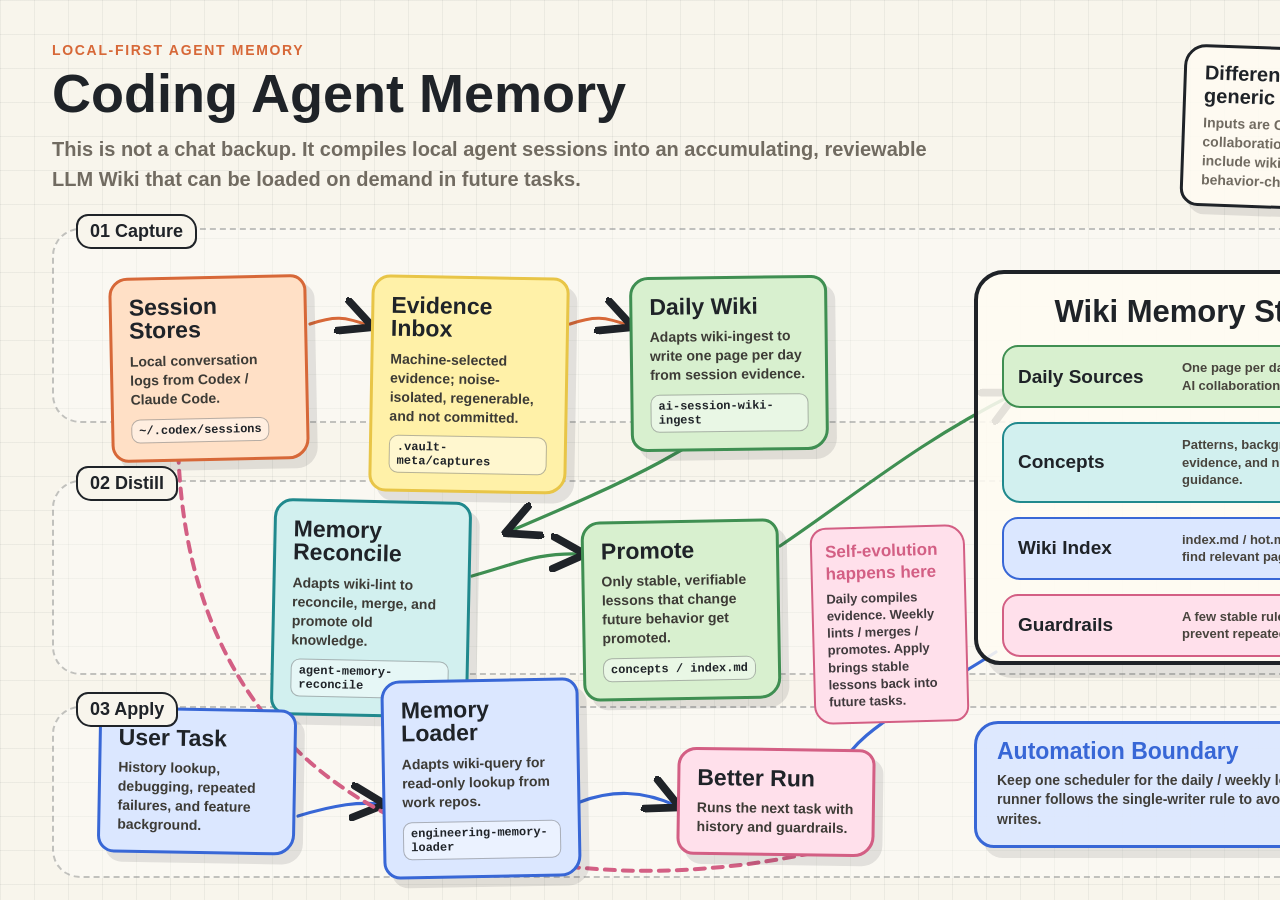
<file: docs/agent-memory-arch-sketch-en.html>
<!doctype html>
<html lang="en">
<head>
  <meta charset="utf-8">
  <meta name="viewport" content="width=device-width, initial-scale=1">
  <title>Coding Agent Memory Architecture</title>
  <style>
    :root {
      --paper: #f8f5ec;
      --ink: #1f2328;
      --muted: #716b61;
      --grid: rgba(31, 35, 40, 0.055);
      --orange: #d76838;
      --orange-soft: #ffe0c6;
      --yellow: #e8c547;
      --yellow-soft: #fff1a8;
      --green: #3f8f52;
      --green-soft: #d8f0cf;
      --blue: #3867d6;
      --blue-soft: #dbe7ff;
      --teal: #20898d;
      --teal-soft: #d2f0ef;
      --pink: #d35f84;
      --pink-soft: #ffe0eb;
      --panel: rgba(255, 252, 243, 0.76);
    }

    * { box-sizing: border-box; }

    body {
      margin: 0;
      min-height: 100vh;
      background:
        linear-gradient(var(--grid) 1px, transparent 1px),
        linear-gradient(90deg, var(--grid) 1px, transparent 1px),
        var(--paper);
      background-size: 34px 34px;
      color: var(--ink);
      font-family: "Chalkboard SE", "Comic Sans MS", "Marker Felt", "PingFang SC", sans-serif;
    }

    .page {
      width: 1500px;
      height: 900px;
      margin: 0 auto;
      padding: 42px 52px;
      position: relative;
      overflow: hidden;
    }

    .kicker {
      color: var(--orange);
      font-family: "Avenir Next", "PingFang SC", sans-serif;
      font-size: 14px;
      font-weight: 900;
      letter-spacing: 0.12em;
      text-transform: uppercase;
    }

    h1 {
      margin: 8px 0 0;
      font-size: 54px;
      line-height: 1;
      letter-spacing: 0;
    }

    .subtitle {
      margin: 14px 0 0;
      width: 900px;
      color: var(--muted);
      font-family: "Avenir Next", "PingFang SC", sans-serif;
      font-size: 20px;
      line-height: 1.5;
      font-weight: 650;
    }

    .stamp {
      position: absolute;
      top: 48px;
      right: 58px;
      width: 260px;
      padding: 14px 18px;
      border: 3px solid var(--ink);
      border-radius: 22px 17px 24px 18px;
      background: rgba(255, 252, 243, 0.86);
      transform: rotate(2deg);
      box-shadow: 7px 8px 0 rgba(31, 35, 40, 0.11);
    }

    .stamp strong {
      display: block;
      font-size: 20px;
      margin-bottom: 6px;
    }

    .stamp span {
      display: block;
      color: var(--muted);
      font-family: "Avenir Next", "PingFang SC", sans-serif;
      font-size: 14px;
      line-height: 1.35;
      font-weight: 650;
    }

    .board {
      position: relative;
      height: 650px;
      margin-top: 34px;
    }

    .lane {
      position: absolute;
      left: 0;
      right: 0;
      border: 2px dashed rgba(31, 35, 40, 0.26);
      border-radius: 28px;
      background: rgba(255, 255, 255, 0.32);
    }

    .lane.capture { top: 0; height: 195px; }
    .lane.distill { top: 252px; height: 195px; }
    .lane.apply { bottom: 0; height: 172px; }

    .lane-label {
      position: absolute;
      left: 22px;
      top: -16px;
      z-index: 6;
      padding: 5px 12px;
      border: 2.5px solid var(--ink);
      border-radius: 12px 16px 11px 15px;
      background: var(--paper);
      font-size: 18px;
      font-weight: 900;
    }

    .node {
      position: absolute;
      width: 198px;
      min-height: 98px;
      padding: 16px 17px;
      border: 3px solid var(--stroke);
      border-radius: 19px 16px 21px 17px;
      background: var(--fill);
      box-shadow: 8px 9px 0 rgba(31, 35, 40, 0.11);
      transform: rotate(var(--tilt));
      z-index: 3;
    }

    .node h2 {
      margin: 0;
      font-size: 23px;
      line-height: 1.02;
    }

    .node p {
      margin: 9px 0 0;
      color: #3d3b36;
      font-family: "Avenir Next", "PingFang SC", sans-serif;
      font-size: 14px;
      line-height: 1.35;
      font-weight: 650;
    }

    .path {
      display: inline-block;
      margin-top: 10px;
      padding: 4px 7px;
      border: 1.8px solid rgba(31, 35, 40, 0.32);
      border-radius: 9px;
      background: rgba(255, 255, 255, 0.45);
      font-family: ui-monospace, "SFMono-Regular", Menlo, monospace;
      font-size: 12px;
      font-weight: 800;
    }

    .orange { --stroke: var(--orange); --fill: var(--orange-soft); }
    .yellow { --stroke: var(--yellow); --fill: var(--yellow-soft); }
    .green { --stroke: var(--green); --fill: var(--green-soft); }
    .blue { --stroke: var(--blue); --fill: var(--blue-soft); }
    .teal { --stroke: var(--teal); --fill: var(--teal-soft); }
    .pink { --stroke: var(--pink); --fill: var(--pink-soft); }

    .n1 { left: 58px; top: 48px; --tilt: -1.2deg; }
    .n2 { left: 318px; top: 48px; --tilt: 1deg; }
    .n3 { left: 578px; top: 48px; --tilt: -0.7deg; }
    .n4 { left: 220px; top: 272px; --tilt: 1.2deg; }
    .n5 { left: 530px; top: 292px; --tilt: -1deg; }
    .n6 { left: 46px; bottom: 24px; --tilt: 1deg; }
    .n7 { left: 330px; bottom: 0; --tilt: -1deg; }
    .n8 { left: 625px; bottom: 22px; --tilt: 0.8deg; }

    .store {
      position: absolute;
      right: 34px;
      top: 42px;
      width: 440px;
      height: 395px;
      padding: 22px 24px;
      border: 4px solid var(--ink);
      border-radius: 30px 24px 34px 26px;
      background: rgba(255, 252, 243, 0.88);
      box-shadow: 12px 13px 0 rgba(31, 35, 40, 0.11);
      z-index: 2;
    }

    .store h2 {
      margin: 0 0 18px;
      text-align: center;
      font-size: 31px;
      line-height: 1;
    }

    .shelf {
      display: grid;
      grid-template-columns: 150px 1fr;
      align-items: center;
      gap: 14px;
      min-height: 62px;
      margin-bottom: 14px;
      padding: 12px 14px;
      border: 2.5px solid var(--stroke);
      border-radius: 16px 20px 15px 18px;
      background: var(--fill);
    }

    .shelf b {
      font-size: 19px;
      line-height: 1.05;
    }

    .shelf span {
      color: #48443d;
      font-family: "Avenir Next", "PingFang SC", sans-serif;
      font-size: 13px;
      line-height: 1.35;
      font-weight: 650;
    }

    .automation {
      position: absolute;
      right: 44px;
      bottom: 30px;
      width: 430px;
      padding: 16px 20px;
      border: 3px solid var(--blue);
      border-radius: 24px 18px 26px 20px;
      background: rgba(219, 231, 255, 0.9);
      box-shadow: 9px 10px 0 rgba(31, 35, 40, 0.1);
      z-index: 4;
    }

    .automation h2 {
      margin: 0 0 8px;
      font-size: 23px;
      line-height: 1;
      color: var(--blue);
    }

    .automation p {
      margin: 0;
      color: #403e39;
      font-family: "Avenir Next", "PingFang SC", sans-serif;
      font-size: 14px;
      line-height: 1.38;
      font-weight: 650;
    }

    svg {
      position: absolute;
      inset: 0;
      width: 100%;
      height: 100%;
      pointer-events: none;
      z-index: 1;
    }

    .arrow {
      fill: none;
      stroke: var(--ink);
      stroke-width: 3.2;
      stroke-linecap: round;
      stroke-linejoin: round;
      marker-end: url(#arrow);
    }

    .arrow.orange { stroke: var(--orange); }
    .arrow.green { stroke: var(--green); }
    .arrow.blue { stroke: var(--blue); }
    .arrow.loop {
      stroke: var(--pink);
      stroke-width: 4;
      stroke-dasharray: 10 8;
    }

    .callout {
      position: absolute;
      left: 760px;
      top: 298px;
      width: 155px;
      padding: 12px 13px;
      border: 2.5px solid var(--pink);
      border-radius: 16px 20px 15px 19px;
      background: var(--pink-soft);
      transform: rotate(-1.5deg);
      font-family: "Avenir Next", "PingFang SC", sans-serif;
      color: #403a3d;
      font-size: 13px;
      line-height: 1.32;
      font-weight: 700;
      z-index: 5;
    }

    .callout b {
      display: block;
      margin-bottom: 4px;
      color: var(--pink);
      font-family: "Chalkboard SE", "Comic Sans MS", "PingFang SC", sans-serif;
      font-size: 17px;
    }
    .watermark {
      position: absolute;
      right: 56px;
      bottom: 12px;
      z-index: 20;
      color: rgba(31, 35, 40, 0.28);
      font-family: "Avenir Next", "PingFang SC", sans-serif;
      font-size: 19px;
      font-weight: 900;
      letter-spacing: 0.05em;
      transform: rotate(-2deg);
      pointer-events: none;
    }
  </style>
</head>
<body>
  <main class="page">
    <div class="kicker">local-first agent memory</div>
    <h1>Coding Agent Memory</h1>
    <p class="subtitle">This is not a chat backup. It compiles local agent sessions into an accumulating, reviewable LLM Wiki that can be loaded on demand in future tasks.</p>
    <aside class="stamp">
      <strong>Different from a generic LLM Wiki</strong>
      <span>Inputs are Codex / Claude Code collaboration sessions. Outputs include wiki knowledge and behavior-changing guardrails.</span>
    </aside>

    <section class="board" aria-label="Coding Agent Memory Architecture">
      <div class="lane capture"><div class="lane-label">01 Capture</div></div>
      <div class="lane distill"><div class="lane-label">02 Distill</div></div>
      <div class="lane apply"><div class="lane-label">03 Apply</div></div>

      <svg viewBox="0 0 1396 650" aria-hidden="true">
        <defs>
          <marker id="arrow" markerWidth="12" markerHeight="12" refX="10" refY="6" orient="auto" markerUnits="strokeWidth">
            <path d="M 1 1 L 11 6 L 1 11" fill="none" stroke="#1f2328" stroke-width="2.4" stroke-linecap="round" stroke-linejoin="round"></path>
          </marker>
        </defs>
        <path class="arrow orange" d="M 258 96 C 282 88, 292 88, 318 98"></path>
        <path class="arrow orange" d="M 518 96 C 542 88, 552 88, 578 98"></path>
        <path class="arrow green" d="M 718 150 C 668 214, 564 258, 456 304"></path>
        <path class="arrow green" d="M 420 348 C 464 336, 486 324, 530 326"></path>
        <path class="arrow green" d="M 728 318 C 805 266, 866 214, 962 166"></path>
        <path class="arrow blue" d="M 944 424 C 870 472, 772 516, 790 560"></path>
        <path class="arrow blue" d="M 246 588 C 286 576, 306 574, 330 576"></path>
        <path class="arrow blue" d="M 528 574 C 560 562, 590 562, 625 578"></path>
        <path class="arrow loop" d="M 812 612 C 532 692, 116 638, 126 184"></path>
      </svg>

      <article class="node n1 orange">
        <h2>Session Stores</h2>
        <p>Local conversation logs from Codex / Claude Code.</p>
        <span class="path">~/.codex/sessions</span>
      </article>

      <article class="node n2 yellow">
        <h2>Evidence Inbox</h2>
        <p>Machine-selected evidence; noise-isolated, regenerable, and not committed.</p>
        <span class="path">.vault-meta/captures</span>
      </article>

      <article class="node n3 green">
        <h2>Daily Wiki</h2>
        <p>Adapts wiki-ingest to write one page per day from session evidence.</p>
        <span class="path">ai-session-wiki-ingest</span>
      </article>

      <article class="node n4 teal">
        <h2>Memory Reconcile</h2>
        <p>Adapts wiki-lint to reconcile, merge, and promote old knowledge.</p>
        <span class="path">agent-memory-reconcile</span>
      </article>

      <article class="node n5 green">
        <h2>Promote</h2>
        <p>Only stable, verifiable lessons that change future behavior get promoted.</p>
        <span class="path">concepts / index.md</span>
      </article>

      <article class="node n6 blue">
        <h2>User Task</h2>
        <p>History lookup, debugging, repeated failures, and feature background.</p>
      </article>

      <article class="node n7 blue">
        <h2>Memory Loader</h2>
        <p>Adapts wiki-query for read-only lookup from work repos.</p>
        <span class="path">engineering-memory-loader</span>
      </article>

      <article class="node n8 pink">
        <h2>Better Run</h2>
        <p>Runs the next task with history and guardrails.</p>
      </article>

      <aside class="store">
        <h2>Wiki Memory Store</h2>
        <div class="shelf green">
          <b>Daily Sources</b>
          <span>One page per day for valuable AI collaboration.</span>
        </div>
        <div class="shelf teal">
          <b>Concepts</b>
          <span>Patterns, background, evidence, and next-step guidance.</span>
        </div>
        <div class="shelf blue">
          <b>Wiki Index</b>
          <span>index.md / hot.md help agents find relevant pages.</span>
        </div>
        <div class="shelf pink">
          <b>Guardrails</b>
          <span>A few stable rules that prevent repeated mistakes.</span>
        </div>
      </aside>

      <aside class="callout">
        <b>Self-evolution happens here</b>
        Daily compiles evidence. Weekly lints / merges / promotes. Apply brings stable lessons back into future tasks.
      </aside>

      <aside class="automation">
        <h2>Automation Boundary</h2>
        <p>Keep one scheduler for the daily / weekly loops. Every runner follows the single-writer rule to avoid double writes.</p>
      </aside>
    </section>
    <div class="watermark">@miniLV</div>
  </main>
</body>
</html>
</file>
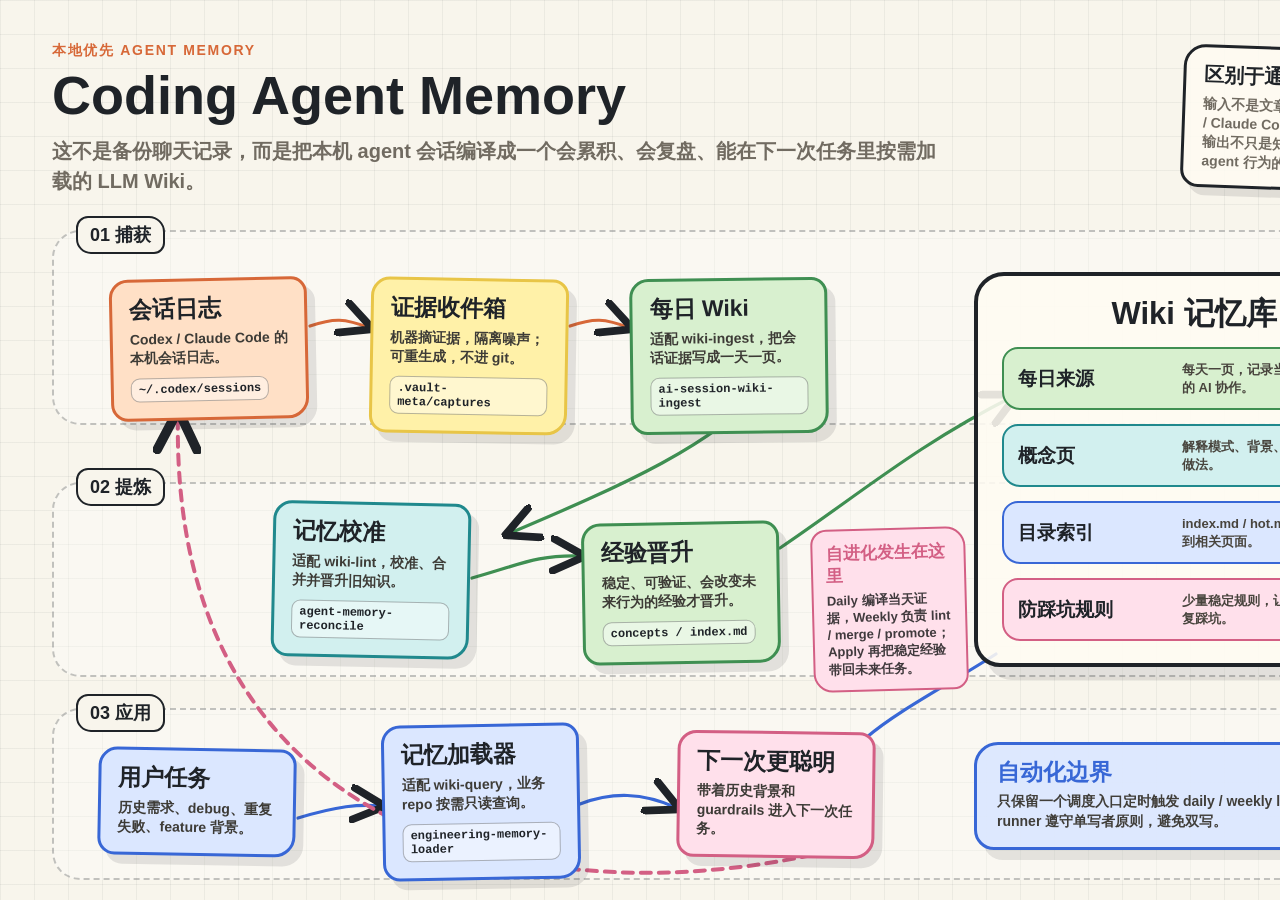
<file: docs/agent-memory-arch-sketch.html>
<!doctype html>
<html lang="zh-CN">
<head>
  <meta charset="utf-8">
  <meta name="viewport" content="width=device-width, initial-scale=1">
  <title>Coding Agent Memory Architecture</title>
  <style>
    :root {
      --paper: #f8f5ec;
      --ink: #1f2328;
      --muted: #716b61;
      --grid: rgba(31, 35, 40, 0.055);
      --orange: #d76838;
      --orange-soft: #ffe0c6;
      --yellow: #e8c547;
      --yellow-soft: #fff1a8;
      --green: #3f8f52;
      --green-soft: #d8f0cf;
      --blue: #3867d6;
      --blue-soft: #dbe7ff;
      --teal: #20898d;
      --teal-soft: #d2f0ef;
      --pink: #d35f84;
      --pink-soft: #ffe0eb;
      --panel: rgba(255, 252, 243, 0.76);
    }

    * { box-sizing: border-box; }

    body {
      margin: 0;
      min-height: 100vh;
      background:
        linear-gradient(var(--grid) 1px, transparent 1px),
        linear-gradient(90deg, var(--grid) 1px, transparent 1px),
        var(--paper);
      background-size: 34px 34px;
      color: var(--ink);
      font-family: "Chalkboard SE", "Comic Sans MS", "Marker Felt", "PingFang SC", sans-serif;
    }

    .page {
      width: 1500px;
      height: 900px;
      margin: 0 auto;
      padding: 42px 52px;
      position: relative;
      overflow: hidden;
    }

    .kicker {
      color: var(--orange);
      font-family: "Avenir Next", "PingFang SC", sans-serif;
      font-size: 14px;
      font-weight: 900;
      letter-spacing: 0.12em;
      text-transform: uppercase;
    }

    h1 {
      margin: 8px 0 0;
      font-size: 54px;
      line-height: 1;
      letter-spacing: 0;
    }

    .subtitle {
      margin: 14px 0 0;
      width: 900px;
      color: var(--muted);
      font-family: "Avenir Next", "PingFang SC", sans-serif;
      font-size: 20px;
      line-height: 1.5;
      font-weight: 650;
    }

    .stamp {
      position: absolute;
      top: 48px;
      right: 58px;
      width: 260px;
      padding: 14px 18px;
      border: 3px solid var(--ink);
      border-radius: 22px 17px 24px 18px;
      background: rgba(255, 252, 243, 0.86);
      transform: rotate(2deg);
      box-shadow: 7px 8px 0 rgba(31, 35, 40, 0.11);
    }

    .stamp strong {
      display: block;
      font-size: 20px;
      margin-bottom: 6px;
    }

    .stamp span {
      display: block;
      color: var(--muted);
      font-family: "Avenir Next", "PingFang SC", sans-serif;
      font-size: 14px;
      line-height: 1.35;
      font-weight: 650;
    }

    .board {
      position: relative;
      height: 650px;
      margin-top: 34px;
    }

    .lane {
      position: absolute;
      left: 0;
      right: 0;
      border: 2px dashed rgba(31, 35, 40, 0.26);
      border-radius: 28px;
      background: rgba(255, 255, 255, 0.32);
    }

    .lane.capture { top: 0; height: 195px; }
    .lane.distill { top: 252px; height: 195px; }
    .lane.apply { bottom: 0; height: 172px; }

    .lane-label {
      position: absolute;
      left: 22px;
      top: -16px;
      z-index: 6;
      padding: 5px 12px;
      border: 2.5px solid var(--ink);
      border-radius: 12px 16px 11px 15px;
      background: var(--paper);
      font-size: 18px;
      font-weight: 900;
    }

    .node {
      position: absolute;
      width: 198px;
      min-height: 98px;
      padding: 16px 17px;
      border: 3px solid var(--stroke);
      border-radius: 19px 16px 21px 17px;
      background: var(--fill);
      box-shadow: 8px 9px 0 rgba(31, 35, 40, 0.11);
      transform: rotate(var(--tilt));
      z-index: 3;
    }

    .node h2 {
      margin: 0;
      font-size: 23px;
      line-height: 1.02;
    }

    .node p {
      margin: 9px 0 0;
      color: #3d3b36;
      font-family: "Avenir Next", "PingFang SC", sans-serif;
      font-size: 14px;
      line-height: 1.35;
      font-weight: 650;
    }

    .path {
      display: inline-block;
      margin-top: 10px;
      padding: 4px 7px;
      border: 1.8px solid rgba(31, 35, 40, 0.32);
      border-radius: 9px;
      background: rgba(255, 255, 255, 0.45);
      font-family: ui-monospace, "SFMono-Regular", Menlo, monospace;
      font-size: 12px;
      font-weight: 800;
    }

    .orange { --stroke: var(--orange); --fill: var(--orange-soft); }
    .yellow { --stroke: var(--yellow); --fill: var(--yellow-soft); }
    .green { --stroke: var(--green); --fill: var(--green-soft); }
    .blue { --stroke: var(--blue); --fill: var(--blue-soft); }
    .teal { --stroke: var(--teal); --fill: var(--teal-soft); }
    .pink { --stroke: var(--pink); --fill: var(--pink-soft); }

    .n1 { left: 58px; top: 48px; --tilt: -1.2deg; }
    .n2 { left: 318px; top: 48px; --tilt: 1deg; }
    .n3 { left: 578px; top: 48px; --tilt: -0.7deg; }
    .n4 { left: 220px; top: 272px; --tilt: 1.2deg; }
    .n5 { left: 530px; top: 292px; --tilt: -1deg; }
    .n6 { left: 46px; bottom: 24px; --tilt: 1deg; }
    .n7 { left: 330px; bottom: 0; --tilt: -1deg; }
    .n8 { left: 625px; bottom: 22px; --tilt: 0.8deg; }

    .store {
      position: absolute;
      right: 34px;
      top: 42px;
      width: 440px;
      height: 395px;
      padding: 22px 24px;
      border: 4px solid var(--ink);
      border-radius: 30px 24px 34px 26px;
      background: rgba(255, 252, 243, 0.88);
      box-shadow: 12px 13px 0 rgba(31, 35, 40, 0.11);
      z-index: 2;
    }

    .store h2 {
      margin: 0 0 18px;
      text-align: center;
      font-size: 31px;
      line-height: 1;
    }

    .shelf {
      display: grid;
      grid-template-columns: 150px 1fr;
      align-items: center;
      gap: 14px;
      min-height: 62px;
      margin-bottom: 14px;
      padding: 12px 14px;
      border: 2.5px solid var(--stroke);
      border-radius: 16px 20px 15px 18px;
      background: var(--fill);
    }

    .shelf b {
      font-size: 19px;
      line-height: 1.05;
    }

    .shelf span {
      color: #48443d;
      font-family: "Avenir Next", "PingFang SC", sans-serif;
      font-size: 13px;
      line-height: 1.35;
      font-weight: 650;
    }

    .automation {
      position: absolute;
      right: 44px;
      bottom: 30px;
      width: 430px;
      padding: 16px 20px;
      border: 3px solid var(--blue);
      border-radius: 24px 18px 26px 20px;
      background: rgba(219, 231, 255, 0.9);
      box-shadow: 9px 10px 0 rgba(31, 35, 40, 0.1);
      z-index: 4;
    }

    .automation h2 {
      margin: 0 0 8px;
      font-size: 23px;
      line-height: 1;
      color: var(--blue);
    }

    .automation p {
      margin: 0;
      color: #403e39;
      font-family: "Avenir Next", "PingFang SC", sans-serif;
      font-size: 14px;
      line-height: 1.38;
      font-weight: 650;
    }

    svg {
      position: absolute;
      inset: 0;
      width: 100%;
      height: 100%;
      pointer-events: none;
      z-index: 1;
    }

    .arrow {
      fill: none;
      stroke: var(--ink);
      stroke-width: 3.2;
      stroke-linecap: round;
      stroke-linejoin: round;
      marker-end: url(#arrow);
    }

    .arrow.orange { stroke: var(--orange); }
    .arrow.green { stroke: var(--green); }
    .arrow.blue { stroke: var(--blue); }
    .arrow.loop {
      stroke: var(--pink);
      stroke-width: 4;
      stroke-dasharray: 10 8;
    }

    .callout {
      position: absolute;
      left: 760px;
      top: 298px;
      width: 155px;
      padding: 12px 13px;
      border: 2.5px solid var(--pink);
      border-radius: 16px 20px 15px 19px;
      background: var(--pink-soft);
      transform: rotate(-1.5deg);
      font-family: "Avenir Next", "PingFang SC", sans-serif;
      color: #403a3d;
      font-size: 13px;
      line-height: 1.32;
      font-weight: 700;
      z-index: 5;
    }

    .callout b {
      display: block;
      margin-bottom: 4px;
      color: var(--pink);
      font-family: "Chalkboard SE", "Comic Sans MS", "PingFang SC", sans-serif;
      font-size: 17px;
    }
    .watermark {
      position: absolute;
      right: 56px;
      bottom: 12px;
      z-index: 20;
      color: rgba(31, 35, 40, 0.28);
      font-family: "Avenir Next", "PingFang SC", sans-serif;
      font-size: 19px;
      font-weight: 900;
      letter-spacing: 0.05em;
      transform: rotate(-2deg);
      pointer-events: none;
    }
  </style>
</head>
<body>
  <main class="page">
    <div class="kicker">本地优先 Agent Memory</div>
    <h1>Coding Agent Memory</h1>
    <p class="subtitle">这不是备份聊天记录，而是把本机 agent 会话编译成一个会累积、会复盘、能在下一次任务里按需加载的 LLM Wiki。</p>
    <aside class="stamp">
      <strong>区别于通用 LLM Wiki</strong>
      <span>输入不是文章或网页，而是 Codex / Claude Code 的日常协作会话；输出不只是知识库，还包括能改变 agent 行为的 guardrails。</span>
    </aside>

    <section class="board" aria-label="Coding Agent Memory Architecture">
      <div class="lane capture"><div class="lane-label">01 捕获</div></div>
      <div class="lane distill"><div class="lane-label">02 提炼</div></div>
      <div class="lane apply"><div class="lane-label">03 应用</div></div>

      <svg viewBox="0 0 1396 650" aria-hidden="true">
        <defs>
          <marker id="arrow" markerWidth="12" markerHeight="12" refX="10" refY="6" orient="auto" markerUnits="strokeWidth">
            <path d="M 1 1 L 11 6 L 1 11" fill="none" stroke="#1f2328" stroke-width="2.4" stroke-linecap="round" stroke-linejoin="round"></path>
          </marker>
        </defs>
        <path class="arrow orange" d="M 258 96 C 282 88, 292 88, 318 98"></path>
        <path class="arrow orange" d="M 518 96 C 542 88, 552 88, 578 98"></path>
        <path class="arrow green" d="M 718 150 C 668 214, 564 258, 456 304"></path>
        <path class="arrow green" d="M 420 348 C 464 336, 486 324, 530 326"></path>
        <path class="arrow green" d="M 728 318 C 805 266, 866 214, 962 166"></path>
        <path class="arrow blue" d="M 944 424 C 870 472, 772 516, 790 560"></path>
        <path class="arrow blue" d="M 246 588 C 286 576, 306 574, 330 576"></path>
        <path class="arrow blue" d="M 528 574 C 560 562, 590 562, 625 578"></path>
        <path class="arrow loop" d="M 812 612 C 532 692, 116 638, 126 184"></path>
      </svg>

      <article class="node n1 orange">
        <h2>会话日志</h2>
        <p>Codex / Claude Code 的本机会话日志。</p>
        <span class="path">~/.codex/sessions</span>
      </article>

      <article class="node n2 yellow">
        <h2>证据收件箱</h2>
        <p>机器摘证据，隔离噪声；可重生成，不进 git。</p>
        <span class="path">.vault-meta/captures</span>
      </article>

      <article class="node n3 green">
        <h2>每日 Wiki</h2>
        <p>适配 wiki-ingest，把会话证据写成一天一页。</p>
        <span class="path">ai-session-wiki-ingest</span>
      </article>

      <article class="node n4 teal">
        <h2>记忆校准</h2>
        <p>适配 wiki-lint，校准、合并并晋升旧知识。</p>
        <span class="path">agent-memory-reconcile</span>
      </article>

      <article class="node n5 green">
        <h2>经验晋升</h2>
        <p>稳定、可验证、会改变未来行为的经验才晋升。</p>
        <span class="path">concepts / index.md</span>
      </article>

      <article class="node n6 blue">
        <h2>用户任务</h2>
        <p>历史需求、debug、重复失败、feature 背景。</p>
      </article>

      <article class="node n7 blue">
        <h2>记忆加载器</h2>
        <p>适配 wiki-query，业务 repo 按需只读查询。</p>
        <span class="path">engineering-memory-loader</span>
      </article>

      <article class="node n8 pink">
        <h2>下一次更聪明</h2>
        <p>带着历史背景和 guardrails 进入下一次任务。</p>
      </article>

      <aside class="store">
        <h2>Wiki 记忆库</h2>
        <div class="shelf green">
          <b>每日来源</b>
          <span>每天一页，记录当天真正有价值的 AI 协作。</span>
        </div>
        <div class="shelf teal">
          <b>概念页</b>
          <span>解释模式、背景、证据和下一次做法。</span>
        </div>
        <div class="shelf blue">
          <b>目录索引</b>
          <span>index.md / hot.md 帮 agent 找到相关页面。</span>
        </div>
        <div class="shelf pink">
          <b>防踩坑规则</b>
          <span>少量稳定规则，让 agent 避免重复踩坑。</span>
        </div>
      </aside>

      <aside class="callout">
        <b>自进化发生在这里</b>
        Daily 编译当天证据，Weekly 负责 lint / merge / promote；Apply 再把稳定经验带回未来任务。
      </aside>

      <aside class="automation">
        <h2>自动化边界</h2>
        <p>只保留一个调度入口定时触发 daily / weekly loop；所有 runner 遵守单写者原则，避免双写。</p>
      </aside>
    </section>
    <div class="watermark">@miniLV</div>
  </main>
</body>
</html>
</file>
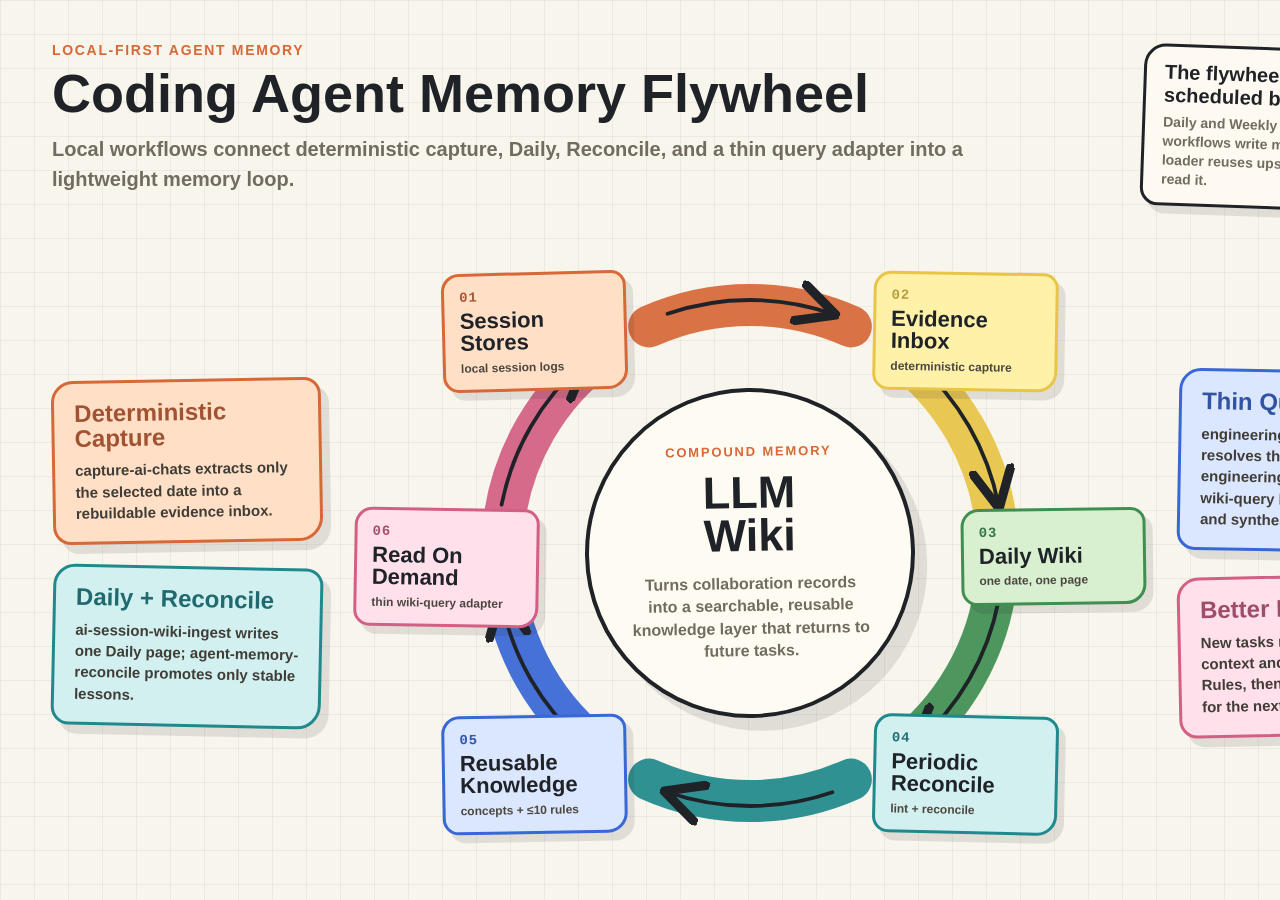
<file: docs/agent-memory-loop-flywheel-en.html>
<!doctype html>
<html lang="en">
<head>
  <meta charset="utf-8">
  <meta name="viewport" content="width=device-width, initial-scale=1">
  <title>Coding Agent Memory Flywheel</title>
  <style>
    :root {
      --paper: #f8f5ec;
      --ink: #1f2328;
      --muted: #716b61;
      --grid: rgba(31, 35, 40, 0.055);
      --orange: #d76838;
      --orange-soft: #ffe0c6;
      --yellow: #e8c547;
      --yellow-soft: #fff1a8;
      --green: #3f8f52;
      --green-soft: #d8f0cf;
      --blue: #3867d6;
      --blue-soft: #dbe7ff;
      --teal: #20898d;
      --teal-soft: #d2f0ef;
      --pink: #d35f84;
      --pink-soft: #ffe0eb;
      --panel: rgba(255, 252, 243, 0.84);
    }

    * { box-sizing: border-box; }

    body {
      margin: 0;
      min-height: 100vh;
      background:
        linear-gradient(var(--grid) 1px, transparent 1px),
        linear-gradient(90deg, var(--grid) 1px, transparent 1px),
        var(--paper);
      background-size: 34px 34px;
      color: var(--ink);
      font-family: "Chalkboard SE", "Comic Sans MS", "Marker Felt", "PingFang SC", sans-serif;
    }

    .page {
      width: 1500px;
      height: 900px;
      margin: 0 auto;
      padding: 42px 52px;
      position: relative;
      overflow: hidden;
    }

    .kicker {
      color: var(--orange);
      font-family: "Avenir Next", "PingFang SC", sans-serif;
      font-size: 14px;
      font-weight: 900;
      letter-spacing: 0.12em;
      text-transform: uppercase;
    }

    h1 {
      margin: 8px 0 0;
      font-size: 54px;
      line-height: 1;
      letter-spacing: 0;
    }

    .subtitle {
      margin: 14px 0 0;
      width: 920px;
      color: var(--muted);
      font-family: "Avenir Next", "PingFang SC", sans-serif;
      font-size: 20px;
      line-height: 1.5;
      font-weight: 650;
    }

    .stamp {
      position: absolute;
      top: 48px;
      right: 58px;
      width: 300px;
      padding: 14px 18px;
      border: 3px solid var(--ink);
      border-radius: 22px 17px 24px 18px;
      background: rgba(255, 252, 243, 0.86);
      transform: rotate(2deg);
      box-shadow: 7px 8px 0 rgba(31, 35, 40, 0.11);
    }

    .stamp strong {
      display: block;
      margin-bottom: 6px;
      font-size: 20px;
    }

    .stamp span {
      display: block;
      color: var(--muted);
      font-family: "Avenir Next", "PingFang SC", sans-serif;
      font-size: 14px;
      line-height: 1.35;
      font-weight: 650;
    }

    .layout {
      display: grid;
      grid-template-columns: 270px 1fr 270px;
      gap: 28px;
      margin-top: 34px;
      align-items: center;
    }

    .note-stack {
      display: grid;
      gap: 22px;
    }

    .note {
      min-height: 126px;
      padding: 18px 20px;
      border: 3px solid var(--stroke);
      border-radius: 22px 17px 24px 18px;
      background: var(--fill);
      box-shadow: 8px 9px 0 rgba(31, 35, 40, 0.11);
      transform: rotate(var(--tilt));
    }

    .note h2 {
      margin: 0 0 9px;
      font-size: 24px;
      line-height: 1.03;
      color: color-mix(in srgb, var(--stroke) 70%, var(--ink));
    }

    .note p {
      margin: 0;
      color: #403d37;
      font-family: "Avenir Next", "PingFang SC", sans-serif;
      font-size: 15px;
      line-height: 1.42;
      font-weight: 650;
    }

    .orange { --stroke: var(--orange); --fill: var(--orange-soft); }
    .yellow { --stroke: var(--yellow); --fill: var(--yellow-soft); }
    .green { --stroke: var(--green); --fill: var(--green-soft); }
    .teal { --stroke: var(--teal); --fill: var(--teal-soft); }
    .blue { --stroke: var(--blue); --fill: var(--blue-soft); }
    .pink { --stroke: var(--pink); --fill: var(--pink-soft); }

    .flywheel {
      position: relative;
      height: 650px;
    }

    .wheel-svg {
      position: absolute;
      inset: 0;
      width: 100%;
      height: 100%;
      z-index: 1;
      pointer-events: none;
    }

    .loop-track {
      fill: none;
      stroke-width: 42;
      stroke-linecap: round;
      opacity: 0.92;
    }

    .loop-arrow {
      fill: none;
      stroke: var(--ink);
      stroke-width: 3.8;
      stroke-linecap: round;
      stroke-linejoin: round;
      marker-end: url(#arrow);
    }

    .center {
      position: absolute;
      left: 50%;
      top: 50%;
      width: 330px;
      height: 330px;
      transform: translate(-50%, -50%) rotate(-1deg);
      border: 4px solid var(--ink);
      border-radius: 50%;
      background: rgba(255, 252, 243, 0.92);
      display: grid;
      place-items: center;
      text-align: center;
      padding: 42px;
      box-shadow: 12px 13px 0 rgba(31, 35, 40, 0.11);
      z-index: 2;
    }

    .center .eyebrow {
      color: var(--orange);
      font-family: "Avenir Next", "PingFang SC", sans-serif;
      font-size: 13px;
      font-weight: 900;
      letter-spacing: 0.14em;
      text-transform: uppercase;
    }

    .center h2 {
      margin: 12px 0 0;
      font-size: 45px;
      line-height: 0.96;
    }

    .center p {
      margin: 16px auto 0;
      color: var(--muted);
      font-family: "Avenir Next", "PingFang SC", sans-serif;
      font-size: 16px;
      line-height: 1.4;
      font-weight: 650;
    }

    .step {
      position: absolute;
      width: 185px;
      min-height: 90px;
      padding: 13px 15px;
      border: 3px solid var(--stroke);
      border-radius: 18px 15px 20px 16px;
      background: var(--fill);
      box-shadow: 7px 8px 0 rgba(31, 35, 40, 0.11);
      transform: rotate(var(--tilt));
      z-index: 3;
    }

    .step b {
      display: block;
      margin-bottom: 5px;
      color: color-mix(in srgb, var(--stroke) 75%, var(--ink));
      font-family: ui-monospace, "SFMono-Regular", Menlo, monospace;
      font-size: 14px;
      font-weight: 900;
      letter-spacing: 0.06em;
    }

    .step span {
      display: block;
      font-size: 22px;
      line-height: 1.02;
      font-weight: 900;
    }

    .step small {
      display: block;
      margin-top: 6px;
      color: #4b4740;
      font-family: "Avenir Next", "PingFang SC", sans-serif;
      font-size: 12px;
      line-height: 1.3;
      font-weight: 700;
    }

    .s1 { left: 92px; top: 44px; --tilt: -1.5deg; }
    .s2 { right: 92px; top: 44px; --tilt: 1deg; }
    .s3 { right: 4px; top: 280px; --tilt: -0.8deg; }
    .s4 { right: 92px; bottom: 44px; --tilt: 1.3deg; }
    .s5 { left: 92px; bottom: 44px; --tilt: -1deg; }
    .s6 { left: 4px; top: 280px; --tilt: 1deg; }

    .watermark {
      position: absolute;
      right: 56px;
      bottom: 12px;
      z-index: 20;
      color: rgba(31, 35, 40, 0.28);
      font-family: "Avenir Next", "PingFang SC", sans-serif;
      font-size: 19px;
      font-weight: 900;
      letter-spacing: 0.05em;
      transform: rotate(-2deg);
      pointer-events: none;
    }
  </style>
</head>
<body>
  <main class="page">
    <div class="kicker">local-first agent memory</div>
    <h1>Coding Agent Memory Flywheel</h1>
    <p class="subtitle">Local workflows connect deterministic capture, Daily, Reconcile, and a thin query adapter into a lightweight memory loop.</p>

    <aside class="stamp">
      <strong>The flywheel is not a scheduled backup</strong>
      <span>Daily and Weekly are schedules; local workflows write memory, while a thin loader reuses upstream wiki-query to read it.</span>
    </aside>

    <section class="layout">
      <div class="note-stack">
        <article class="note orange" style="--tilt:-1deg;">
          <h2>Deterministic Capture</h2>
          <p><b>capture-ai-chats</b> extracts only the selected date into a rebuildable evidence inbox.</p>
        </article>
        <article class="note teal" style="--tilt:1.2deg;">
          <h2>Daily + Reconcile</h2>
          <p><b>ai-session-wiki-ingest</b> writes one Daily page; <b>agent-memory-reconcile</b> promotes only stable lessons.</p>
        </article>
      </div>

      <div class="flywheel" aria-label="Coding Agent Memory Flywheel">
        <svg class="wheel-svg" viewBox="0 0 650 650" aria-hidden="true">
          <defs>
            <marker id="arrow" markerWidth="12" markerHeight="12" refX="10" refY="6" orient="auto" markerUnits="strokeWidth">
              <path d="M 1 1 L 11 6 L 1 11" fill="none" stroke="#1f2328" stroke-width="2.4" stroke-linecap="round" stroke-linejoin="round"></path>
            </marker>
          </defs>
          <path class="loop-track" d="M 224.1 98.4 A 248 248 0 0 1 425.9 98.4" stroke="#d76838"></path>
          <path class="loop-track" d="M 470.8 124.4 A 248 248 0 0 1 571.6 299.1" stroke="#e8c547"></path>
          <path class="loop-track" d="M 571.6 350.9 A 248 248 0 0 1 470.8 525.6" stroke="#3f8f52"></path>
          <path class="loop-track" d="M 425.9 551.6 A 248 248 0 0 1 224.1 551.6" stroke="#20898d"></path>
          <path class="loop-track" d="M 179.2 525.6 A 248 248 0 0 1 78.4 350.9" stroke="#3867d6"></path>
          <path class="loop-track" d="M 78.4 299.1 A 248 248 0 0 1 179.2 124.4" stroke="#d35f84"></path>

          <path class="loop-arrow" d="M 242.6 85.8 A 253 253 0 0 1 407.4 85.8"></path>
          <path class="loop-arrow" d="M 491.0 134.1 A 253 253 0 0 1 573.4 276.7"></path>
          <path class="loop-arrow" d="M 573.4 373.3 A 253 253 0 0 1 491.0 515.9"></path>
          <path class="loop-arrow" d="M 407.4 564.2 A 253 253 0 0 1 242.6 564.2"></path>
          <path class="loop-arrow" d="M 159.0 515.9 A 253 253 0 0 1 76.6 373.3"></path>
          <path class="loop-arrow" d="M 76.6 276.7 A 253 253 0 0 1 159.0 134.1"></path>
        </svg>

        <div class="center">
          <div>
            <div class="eyebrow">compound memory</div>
            <h2>LLM<br>Wiki</h2>
            <p>Turns collaboration records into a searchable, reusable knowledge layer that returns to future tasks.</p>
          </div>
        </div>

        <article class="step s1 orange">
          <b>01</b><span>Session Stores</span>
          <small>local session logs</small>
        </article>
        <article class="step s2 yellow">
          <b>02</b><span>Evidence Inbox</span>
          <small>deterministic capture</small>
        </article>
        <article class="step s3 green">
          <b>03</b><span>Daily Wiki</span>
          <small>one date, one page</small>
        </article>
        <article class="step s4 teal">
          <b>04</b><span>Periodic Reconcile</span>
          <small>lint + reconcile</small>
        </article>
        <article class="step s5 blue">
          <b>05</b><span>Reusable Knowledge</span>
          <small>concepts + ≤10 rules</small>
        </article>
        <article class="step s6 pink">
          <b>06</b><span>Read On Demand</span>
          <small>thin wiki-query adapter</small>
        </article>
      </div>

      <div class="note-stack">
        <article class="note blue" style="--tilt:1deg;">
          <h2>Thin Query Adapter</h2>
          <p><b>engineering-memory-loader</b> resolves the Vault and adds engineering routes; upstream <b>wiki-query</b> handles retrieval and synthesis.</p>
        </article>
        <article class="note pink" style="--tilt:-1.2deg;">
          <h2>Better Next Task</h2>
          <p>New tasks run with historical context and a few Behavior Rules, then produce sessions for the next cycle.</p>
        </article>
      </div>
    </section>

    <div class="watermark">@miniLV</div>
  </main>
</body>
</html>
</file>
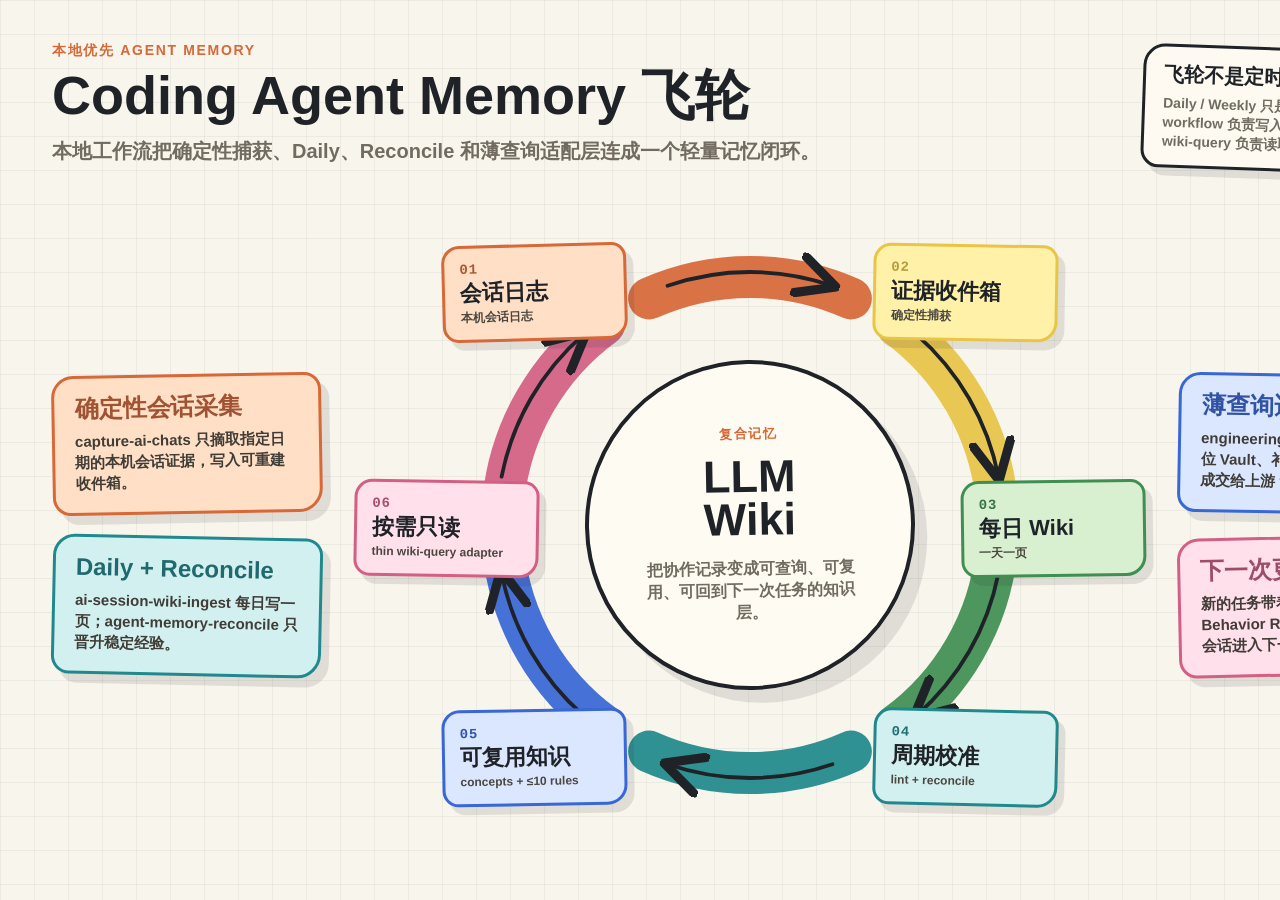
<file: docs/agent-memory-loop-flywheel.html>
<!doctype html>
<html lang="zh-CN">
<head>
  <meta charset="utf-8">
  <meta name="viewport" content="width=device-width, initial-scale=1">
  <title>Coding Agent Memory Flywheel</title>
  <style>
    :root {
      --paper: #f8f5ec;
      --ink: #1f2328;
      --muted: #716b61;
      --grid: rgba(31, 35, 40, 0.055);
      --orange: #d76838;
      --orange-soft: #ffe0c6;
      --yellow: #e8c547;
      --yellow-soft: #fff1a8;
      --green: #3f8f52;
      --green-soft: #d8f0cf;
      --blue: #3867d6;
      --blue-soft: #dbe7ff;
      --teal: #20898d;
      --teal-soft: #d2f0ef;
      --pink: #d35f84;
      --pink-soft: #ffe0eb;
      --panel: rgba(255, 252, 243, 0.84);
    }

    * { box-sizing: border-box; }

    body {
      margin: 0;
      min-height: 100vh;
      background:
        linear-gradient(var(--grid) 1px, transparent 1px),
        linear-gradient(90deg, var(--grid) 1px, transparent 1px),
        var(--paper);
      background-size: 34px 34px;
      color: var(--ink);
      font-family: "Chalkboard SE", "Comic Sans MS", "Marker Felt", "PingFang SC", sans-serif;
    }

    .page {
      width: 1500px;
      height: 900px;
      margin: 0 auto;
      padding: 42px 52px;
      position: relative;
      overflow: hidden;
    }

    .kicker {
      color: var(--orange);
      font-family: "Avenir Next", "PingFang SC", sans-serif;
      font-size: 14px;
      font-weight: 900;
      letter-spacing: 0.12em;
      text-transform: uppercase;
    }

    h1 {
      margin: 8px 0 0;
      font-size: 54px;
      line-height: 1;
      letter-spacing: 0;
    }

    .subtitle {
      margin: 14px 0 0;
      width: 920px;
      color: var(--muted);
      font-family: "Avenir Next", "PingFang SC", sans-serif;
      font-size: 20px;
      line-height: 1.5;
      font-weight: 650;
    }

    .stamp {
      position: absolute;
      top: 48px;
      right: 58px;
      width: 300px;
      padding: 14px 18px;
      border: 3px solid var(--ink);
      border-radius: 22px 17px 24px 18px;
      background: rgba(255, 252, 243, 0.86);
      transform: rotate(2deg);
      box-shadow: 7px 8px 0 rgba(31, 35, 40, 0.11);
    }

    .stamp strong {
      display: block;
      margin-bottom: 6px;
      font-size: 20px;
    }

    .stamp span {
      display: block;
      color: var(--muted);
      font-family: "Avenir Next", "PingFang SC", sans-serif;
      font-size: 14px;
      line-height: 1.35;
      font-weight: 650;
    }

    .layout {
      display: grid;
      grid-template-columns: 270px 1fr 270px;
      gap: 28px;
      margin-top: 34px;
      align-items: center;
    }

    .note-stack {
      display: grid;
      gap: 22px;
    }

    .note {
      min-height: 126px;
      padding: 18px 20px;
      border: 3px solid var(--stroke);
      border-radius: 22px 17px 24px 18px;
      background: var(--fill);
      box-shadow: 8px 9px 0 rgba(31, 35, 40, 0.11);
      transform: rotate(var(--tilt));
    }

    .note h2 {
      margin: 0 0 9px;
      font-size: 24px;
      line-height: 1.03;
      color: color-mix(in srgb, var(--stroke) 70%, var(--ink));
    }

    .note p {
      margin: 0;
      color: #403d37;
      font-family: "Avenir Next", "PingFang SC", sans-serif;
      font-size: 15px;
      line-height: 1.42;
      font-weight: 650;
    }

    .orange { --stroke: var(--orange); --fill: var(--orange-soft); }
    .yellow { --stroke: var(--yellow); --fill: var(--yellow-soft); }
    .green { --stroke: var(--green); --fill: var(--green-soft); }
    .teal { --stroke: var(--teal); --fill: var(--teal-soft); }
    .blue { --stroke: var(--blue); --fill: var(--blue-soft); }
    .pink { --stroke: var(--pink); --fill: var(--pink-soft); }

    .flywheel {
      position: relative;
      height: 650px;
    }

    .wheel-svg {
      position: absolute;
      inset: 0;
      width: 100%;
      height: 100%;
      z-index: 1;
      pointer-events: none;
    }

    .loop-track {
      fill: none;
      stroke-width: 42;
      stroke-linecap: round;
      opacity: 0.92;
    }

    .loop-arrow {
      fill: none;
      stroke: var(--ink);
      stroke-width: 3.8;
      stroke-linecap: round;
      stroke-linejoin: round;
      marker-end: url(#arrow);
    }

    .center {
      position: absolute;
      left: 50%;
      top: 50%;
      width: 330px;
      height: 330px;
      transform: translate(-50%, -50%) rotate(-1deg);
      border: 4px solid var(--ink);
      border-radius: 50%;
      background: rgba(255, 252, 243, 0.92);
      display: grid;
      place-items: center;
      text-align: center;
      padding: 42px;
      box-shadow: 12px 13px 0 rgba(31, 35, 40, 0.11);
      z-index: 2;
    }

    .center .eyebrow {
      color: var(--orange);
      font-family: "Avenir Next", "PingFang SC", sans-serif;
      font-size: 13px;
      font-weight: 900;
      letter-spacing: 0.14em;
      text-transform: uppercase;
    }

    .center h2 {
      margin: 12px 0 0;
      font-size: 45px;
      line-height: 0.96;
    }

    .center p {
      margin: 16px auto 0;
      color: var(--muted);
      font-family: "Avenir Next", "PingFang SC", sans-serif;
      font-size: 16px;
      line-height: 1.4;
      font-weight: 650;
    }

    .step {
      position: absolute;
      width: 185px;
      min-height: 90px;
      padding: 13px 15px;
      border: 3px solid var(--stroke);
      border-radius: 18px 15px 20px 16px;
      background: var(--fill);
      box-shadow: 7px 8px 0 rgba(31, 35, 40, 0.11);
      transform: rotate(var(--tilt));
      z-index: 3;
    }

    .step b {
      display: block;
      margin-bottom: 5px;
      color: color-mix(in srgb, var(--stroke) 75%, var(--ink));
      font-family: ui-monospace, "SFMono-Regular", Menlo, monospace;
      font-size: 14px;
      font-weight: 900;
      letter-spacing: 0.06em;
    }

    .step span {
      display: block;
      font-size: 22px;
      line-height: 1.02;
      font-weight: 900;
    }

    .step small {
      display: block;
      margin-top: 6px;
      color: #4b4740;
      font-family: "Avenir Next", "PingFang SC", sans-serif;
      font-size: 12px;
      line-height: 1.3;
      font-weight: 700;
    }

    .s1 { left: 92px; top: 44px; --tilt: -1.5deg; }
    .s2 { right: 92px; top: 44px; --tilt: 1deg; }
    .s3 { right: 4px; top: 280px; --tilt: -0.8deg; }
    .s4 { right: 92px; bottom: 44px; --tilt: 1.3deg; }
    .s5 { left: 92px; bottom: 44px; --tilt: -1deg; }
    .s6 { left: 4px; top: 280px; --tilt: 1deg; }

    .watermark {
      position: absolute;
      right: 56px;
      bottom: 12px;
      z-index: 20;
      color: rgba(31, 35, 40, 0.28);
      font-family: "Avenir Next", "PingFang SC", sans-serif;
      font-size: 19px;
      font-weight: 900;
      letter-spacing: 0.05em;
      transform: rotate(-2deg);
      pointer-events: none;
    }
  </style>
</head>
<body>
  <main class="page">
    <div class="kicker">本地优先 Agent Memory</div>
    <h1>Coding Agent Memory 飞轮</h1>
    <p class="subtitle">本地工作流把确定性捕获、Daily、Reconcile 和薄查询适配层连成一个轻量记忆闭环。</p>

    <aside class="stamp">
      <strong>飞轮不是定时备份</strong>
      <span>Daily / Weekly 只是调度频率；本地 workflow 负责写入，薄 loader 复用上游 wiki-query 负责读取。</span>
    </aside>

    <section class="layout">
      <div class="note-stack">
        <article class="note orange" style="--tilt:-1deg;">
          <h2>确定性会话采集</h2>
          <p><b>capture-ai-chats</b> 只摘取指定日期的本机会话证据，写入可重建收件箱。</p>
        </article>
        <article class="note teal" style="--tilt:1.2deg;">
          <h2>Daily + Reconcile</h2>
          <p><b>ai-session-wiki-ingest</b> 每日写一页；<b>agent-memory-reconcile</b> 只晋升稳定经验。</p>
        </article>
      </div>

      <div class="flywheel" aria-label="Coding Agent Memory Flywheel">
        <svg class="wheel-svg" viewBox="0 0 650 650" aria-hidden="true">
          <defs>
            <marker id="arrow" markerWidth="12" markerHeight="12" refX="10" refY="6" orient="auto" markerUnits="strokeWidth">
              <path d="M 1 1 L 11 6 L 1 11" fill="none" stroke="#1f2328" stroke-width="2.4" stroke-linecap="round" stroke-linejoin="round"></path>
            </marker>
          </defs>
          <path class="loop-track" d="M 224.1 98.4 A 248 248 0 0 1 425.9 98.4" stroke="#d76838"></path>
          <path class="loop-track" d="M 470.8 124.4 A 248 248 0 0 1 571.6 299.1" stroke="#e8c547"></path>
          <path class="loop-track" d="M 571.6 350.9 A 248 248 0 0 1 470.8 525.6" stroke="#3f8f52"></path>
          <path class="loop-track" d="M 425.9 551.6 A 248 248 0 0 1 224.1 551.6" stroke="#20898d"></path>
          <path class="loop-track" d="M 179.2 525.6 A 248 248 0 0 1 78.4 350.9" stroke="#3867d6"></path>
          <path class="loop-track" d="M 78.4 299.1 A 248 248 0 0 1 179.2 124.4" stroke="#d35f84"></path>

          <path class="loop-arrow" d="M 242.6 85.8 A 253 253 0 0 1 407.4 85.8"></path>
          <path class="loop-arrow" d="M 491.0 134.1 A 253 253 0 0 1 573.4 276.7"></path>
          <path class="loop-arrow" d="M 573.4 373.3 A 253 253 0 0 1 491.0 515.9"></path>
          <path class="loop-arrow" d="M 407.4 564.2 A 253 253 0 0 1 242.6 564.2"></path>
          <path class="loop-arrow" d="M 159.0 515.9 A 253 253 0 0 1 76.6 373.3"></path>
          <path class="loop-arrow" d="M 76.6 276.7 A 253 253 0 0 1 159.0 134.1"></path>
        </svg>

        <div class="center">
          <div>
            <div class="eyebrow">复合记忆</div>
            <h2>LLM<br>Wiki</h2>
            <p>把协作记录变成可查询、可复用、可回到下一次任务的知识层。</p>
          </div>
        </div>

        <article class="step s1 orange">
          <b>01</b><span>会话日志</span>
          <small>本机会话日志</small>
        </article>
        <article class="step s2 yellow">
          <b>02</b><span>证据收件箱</span>
          <small>确定性捕获</small>
        </article>
        <article class="step s3 green">
          <b>03</b><span>每日 Wiki</span>
          <small>一天一页</small>
        </article>
        <article class="step s4 teal">
          <b>04</b><span>周期校准</span>
          <small>lint + reconcile</small>
        </article>
        <article class="step s5 blue">
          <b>05</b><span>可复用知识</span>
          <small>concepts + ≤10 rules</small>
        </article>
        <article class="step s6 pink">
          <b>06</b><span>按需只读</span>
          <small>thin wiki-query adapter</small>
        </article>
      </div>

      <div class="note-stack">
        <article class="note blue" style="--tilt:1deg;">
          <h2>薄查询适配</h2>
          <p><b>engineering-memory-loader</b> 定位 Vault、补工程路由；检索与合成交给上游 <b>wiki-query</b>。</p>
        </article>
        <article class="note pink" style="--tilt:-1.2deg;">
          <h2>下一次更聪明</h2>
          <p>新的任务带着历史背景和少量 Behavior Rules 执行，又产生新会话进入下一轮。</p>
        </article>
      </div>
    </section>

    <div class="watermark">@miniLV</div>
  </main>
</body>
</html>
</file>
